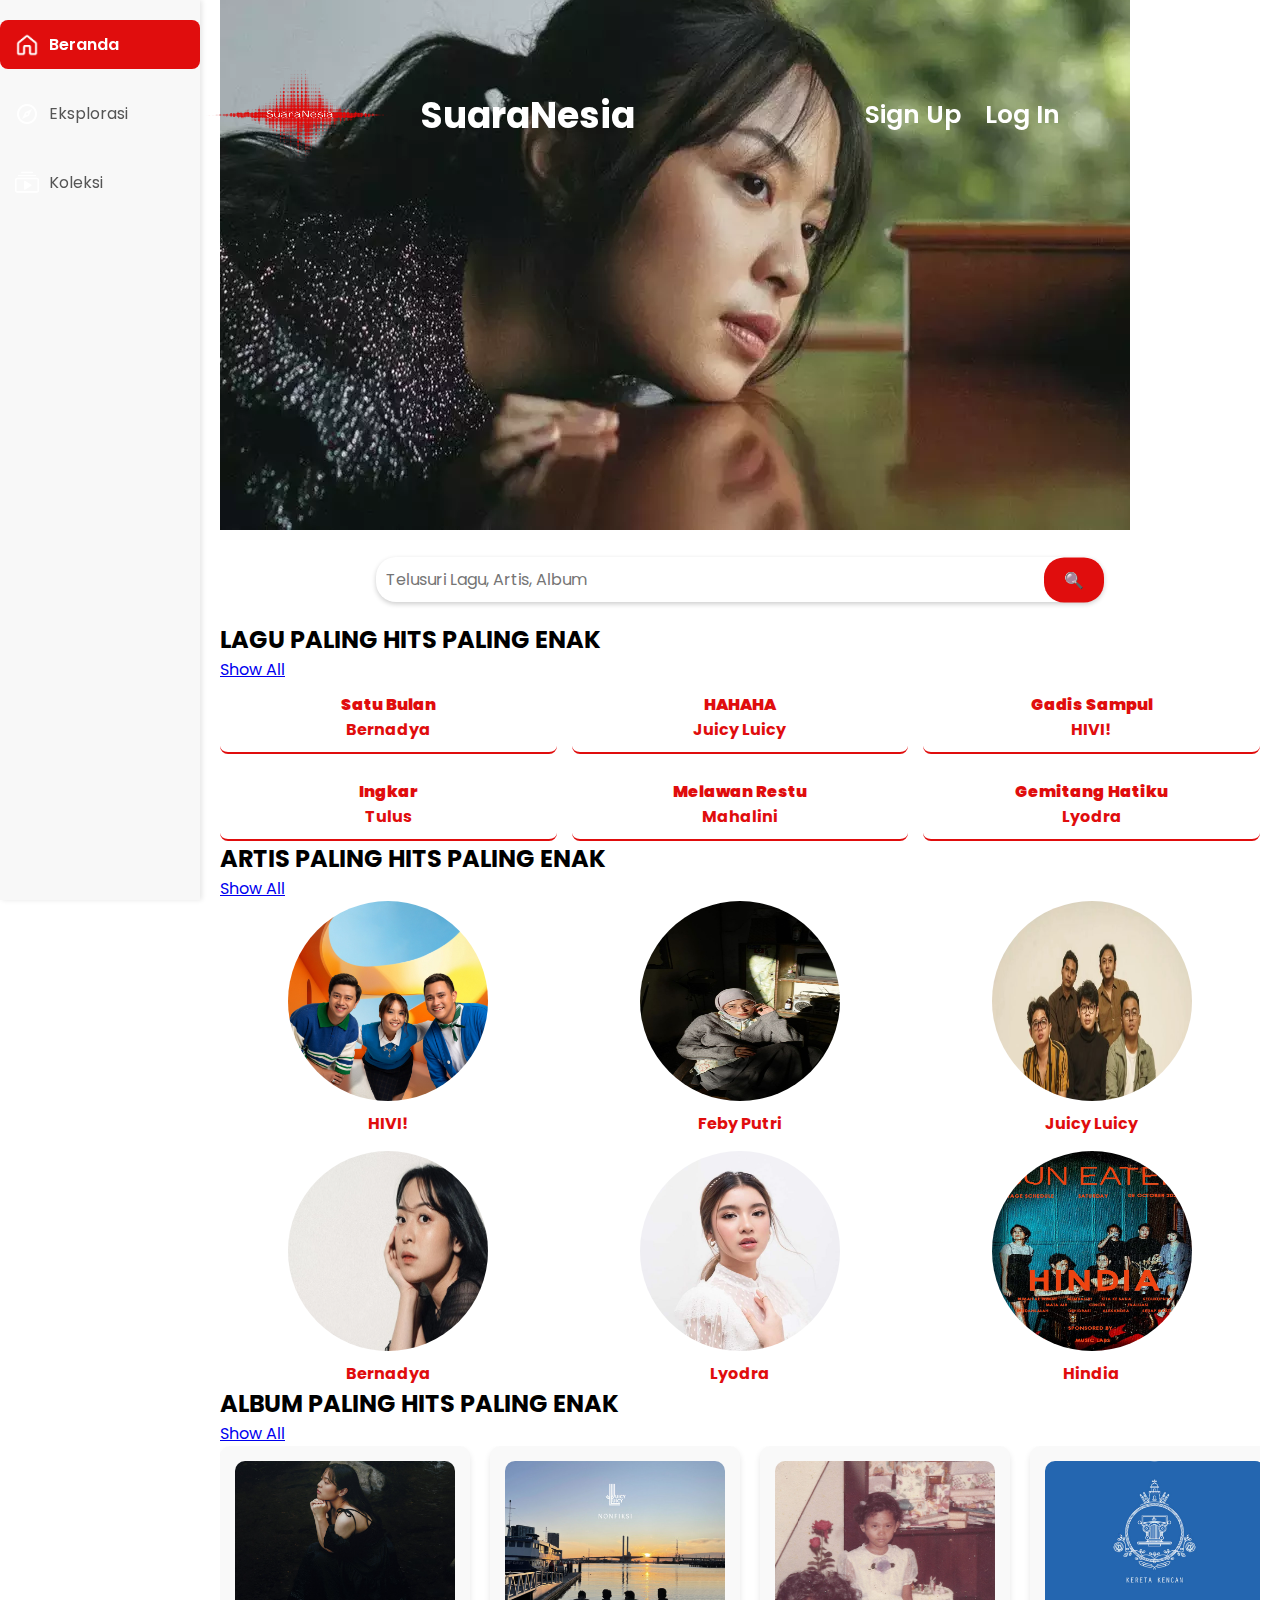
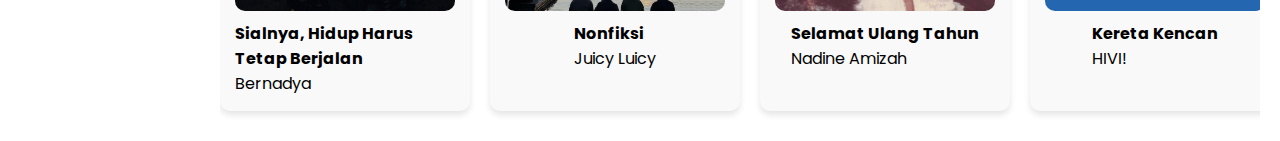
<file: index.html>
<!DOCTYPE html>
<html lang="id">
<head>
    <meta charset="UTF-8">
    <meta name="viewport" content="width=device-width, initial-scale=1.0">
    <title>SuaraNesia</title>
    <!-- Fonts & Stylesheets -->
    <link href="https://fonts.googleapis.com/css2?family=Poppins:wght@400;600;700&display=swap" rel="stylesheet">
    <link rel="stylesheet" href="style.css">
    <script src="script.js"></script>
</head>
<body>
    <!-- Header -->
    <header class="header">
        <div class="logo">
            <img src="WEB/Aset/Logo.PNG" alt="SuaraNesia Logo" class="wave-logo">
            <span class="brand-name">SuaraNesia</span>
        </div>
        <nav class="nav-header">
            <a href="signup.html" class="nav-link">Sign Up</a>
            <a href="login.html" class="nav-link">Log In</a>
        </nav>
    </header>

    <!-- Sidebar -->
    <aside class="sidebar">
        <a href="#" class="menu-item active">
            <img src="WEB/Aset/Home.png" alt="Home">
            <span>Beranda</span>
        </a>
        <a href="explore.html" class="menu-item">
            <img src="WEB/Aset/Explore.png" alt="Eksplorasi">
            <span>Eksplorasi</span>
        </a>
        <a href="#" class="menu-item">
            <img src="WEB/Aset/Koleksi.png" alt="Koleksi">
            <span>Koleksi</span>
        </a>
    </aside>

    <!-- Main Content -->
    <main class="content">
        <!-- Background Image -->
        <div class="background-img">
            <img src="WEB/1723094678-1200x675.webp" alt="Background Music">
        </div>

        <!-- Search Bar -->
        <div class="search-bar">
            <input type="text" placeholder="Telusuri Lagu, Artis, Album">
            <button class="search-btn">🔍</button>
        </div>

        <!-- Lagu Paling Hits -->
        <section class="hits">
            <div class="section-header">
                <h2>LAGU PALING HITS PALING ENAK</h2>
                <a href="#" class="show-all">Show All</a>
            </div>
            <div class="songs">
               <div class="song-item" data-audio="Laguu/reartsy.co.za - Bernadya - Satu Bulan (Official Music Video).mp3"><strong>Satu Bulan</strong><br>Bernadya</div>
                <div class="song-item"><strong>HAHAHA</strong><br>Juicy Luicy</div>
                <div class="song-item"><strong>Gadis Sampul</strong><br>HIVI!</div>
                <div class="song-item"><strong>Ingkar</strong><br>Tulus</div>
                <div class="song-item"><strong>Melawan Restu</strong><br>Mahalini</div>
                <div class="song-item"><strong>Gemitang Hatiku</strong><br>Lyodra</div>
            </div>
        </section>

        <!-- Artis Paling Hits -->
        <section class="hits-artis">
            <div class="section-header">
                <h2>ARTIS PALING HITS PALING ENAK</h2>
                <a href="#" class="show-all">Show All</a>
            </div>
            <div class="artists">
                <div class="artist-item"><img src="WEB/HIVI!.jpeg" alt="HIVI!"><span>HIVI!</span></div>
                <div class="artist-item"><img src="WEB/Feby Putri.jpg" alt="Feby Putri"><span>Feby Putri</span></div>
                <div class="artist-item"><img src="WEB/Juicy Luicy.jpg" alt="Juicy Luicy"><span>Juicy Luicy</span></div>
                <div class="artist-item"><img src="WEB/IMG_20240926_110437.webp" alt="Bernadya"><span>Bernadya</span></div>
                <div class="artist-item"><img src="WEB/Lyodra.jpg" alt="Lyodra"><span>Lyodra</span></div>
                <div class="artist-item"><img src="WEB/Hindia Poster Band.jpg" alt="Hindia"><span>Hindia</span></div>
            </div>
        </section>
        <!-- Album Paling Hits -->
<section class="hits-album">
    <div class="section-header">
        <h2>ALBUM PALING HITS PALING ENAK</h2>
        <a href="#" class="show-all">Show All</a>
    </div>
    <div class="albums">
        <div class="album-item">
            <img src="WEB/Sialnya Hidup, Harus Tetap Berjalan.png" alt="Sialnya, Hidup Harus Tetap Berjalan">
            <div>
                <strong>Sialnya, Hidup Harus Tetap Berjalan</strong><br>Bernadya
            </div>
        </div>
        <div class="album-item">
            <img src="WEB/Nonfiksi.png" alt="Nonfiksi">
            <div>
                <strong>Nonfiksi</strong><br>Juicy Luicy
            </div>
        </div>
        <div class="album-item">
            <img src="WEB/Selamat Ulang Tahun.png" alt="Selamat Ulang Tahun">
            <div>
                <strong>Selamat Ulang Tahun</strong><br>Nadine Amizah
            </div>
        </div>
        <div class="album-item">
            <img src="WEB/Kereta Kencan.png" alt="Kereta Kencan">
            <div>
                <strong>Kereta Kencan</strong><br>HIVI!
            </div>
        </div>
        <div class="album-item">
            <img src="WEB/Menari Dengan Bayangan.png" alt="Kereta Kencan">
            <div>
                <strong>Kereta Kencan</strong><br>HIVI!
            </div>
        </div>
    </div>
</section>
    </main>
</body>
</html>
</file>
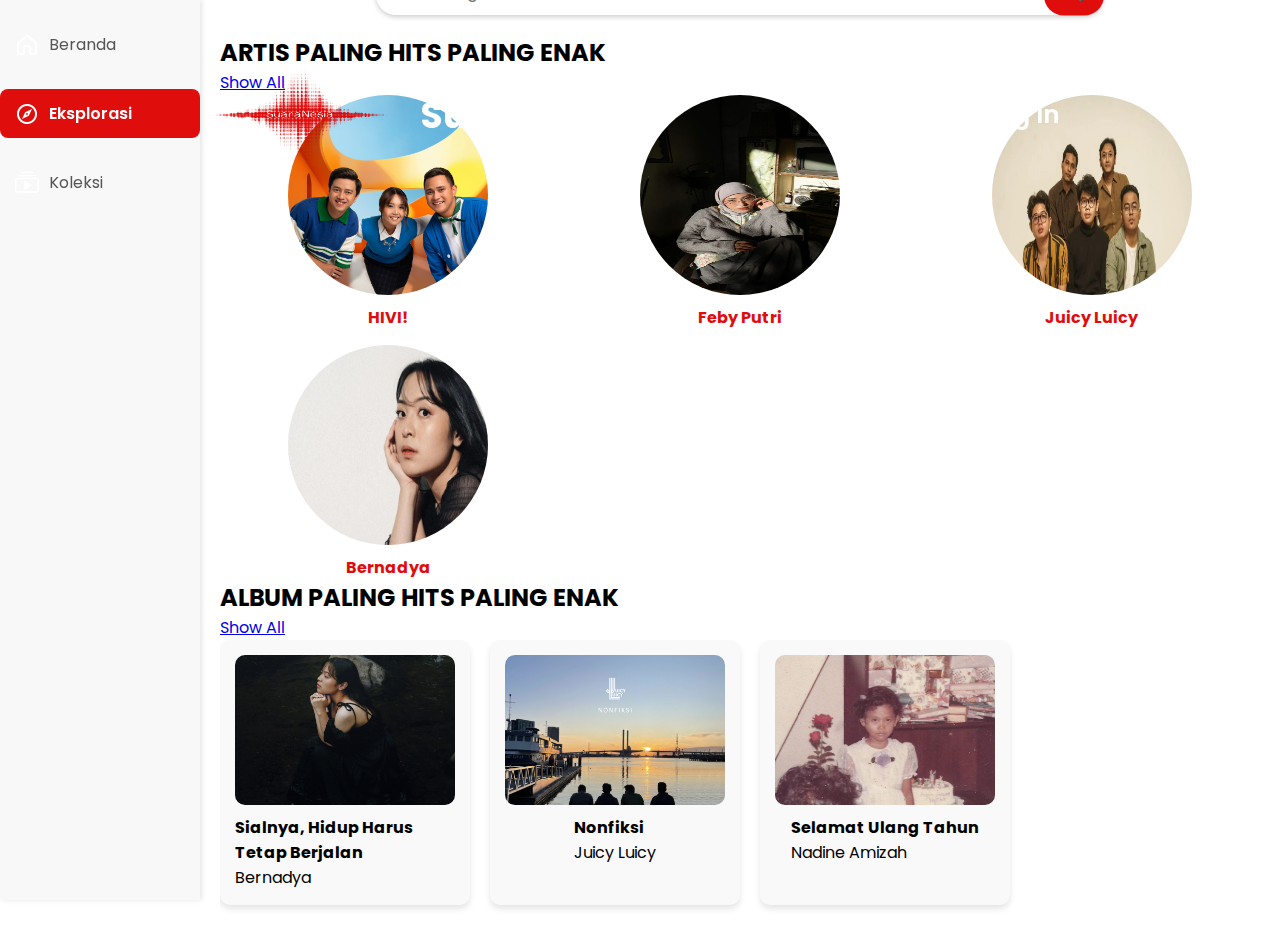
<file: explore.html>
<!DOCTYPE html>
<html lang="id">
<head>
    <meta charset="UTF-8">
    <meta name="viewport" content="width=device-width, initial-scale=1.0">
    <title>Eksplorasi - SuaraNesia</title>
    <link href="https://fonts.googleapis.com/css2?family=Poppins:wght@400;600;700&display=swap" rel="stylesheet">
    <link rel="stylesheet" href="style.css">
</head>
<body>
    <!-- Header -->
    <header class="header">
        <div class="logo">
            <img src="WEB/Aset/Logo.PNG" alt="SuaraNesia Logo" class="wave-logo">
            <span class="brand-name">SuaraNesia</span>
        </div>
        <nav class="nav-header">
            <a href="#" class="nav-link">Sign Up</a>
            <a href="#" class="nav-link">Log In</a>
        </nav>
    </header>

    <!-- Sidebar -->
    <aside class="sidebar">
        <a href="index.html" class="menu-item">
            <img src="WEB/Aset/Home.png" alt="Home">
            <span>Beranda</span>
        </a>
        <a href="explore.html" class="menu-item active">
            <img src="WEB/Aset/Explore.png" alt="Eksplorasi">
            <span>Eksplorasi</span>
        </a>
        <a href="#" class="menu-item">
            <img src="WEB/Aset/Koleksi.png" alt="Koleksi">
            <span>Koleksi</span>
        </a>
    </aside>

    <!-- Main Content -->
    <main class="content">

        <!-- Search Bar -->
        <div class="search-bar">
            <input type="text" placeholder="Telusuri Lagu, Artis, Album">
            <button class="search-btn">🔍</button>
        </div>


        <!-- Artis Paling Hits -->
<section class="hits-artis">
    <div class="section-header">
        <h2>ARTIS PALING HITS PALING ENAK</h2>
        <a href="#" class="show-all">Show All</a>
    </div>
    <div class="artists">
        <div class="artist-item"><img src="WEB/HIVI!.jpeg" alt="HIVI!"><span>HIVI!</span></div>
        <div class="artist-item"><img src="WEB/Feby Putri.jpg" alt="Feby Putri"><span>Feby Putri</span></div>
        <div class="artist-item"><img src="WEB/Juicy Luicy.jpg" alt="Juicy Luicy"><span>Juicy Luicy</span></div>
        <div class="artist-item"><img src="WEB/IMG_20240926_110437.webp" alt="Bernadya"><span>Bernadya</span></div>
    </div>
</section>


        <!-- Album Paling Hits -->
        <!-- Album Paling Hits -->
<section class="hits-album">
    <div class="section-header">
        <h2>ALBUM PALING HITS PALING ENAK</h2>
        <a href="#" class="show-all">Show All</a>
    </div>
    <div class="albums">
        <div class="album-item">
            <img src="WEB/Sialnya Hidup, Harus Tetap Berjalan.png" alt="Sialnya, Hidup Harus Tetap Berjalan">
            <div>
                <strong>Sialnya, Hidup Harus Tetap Berjalan</strong><br>Bernadya
            </div>
        </div>
        <div class="album-item">
            <img src="WEB/Nonfiksi.png" alt="Nonfiksi">
            <div>
                <strong>Nonfiksi</strong><br>Juicy Luicy
            </div>
        </div>
        <div class="album-item">
            <img src="WEB/Selamat Ulang Tahun.png" alt="Selamat Ulang Tahun">
            <div>
                <strong>Selamat Ulang Tahun</strong><br>Nadine Amizah
            </div>
        </div>
    </div>
</section>

    </main>
</body>
</html>
</file>
<file: style.css>
/* General Styling */
* {
    margin: 0;
    padding: 0;
    box-sizing: border-box;
    font-family: 'Poppins', sans-serif;
}

/* Body */
body {
    display: flex;
    flex-direction: column;
    height: 100vh;
    background-color: #fff;
}

/* Header Image as Banner */
.header-banner {
    width: 100%;
    height: 300px;  /* Adjust height as needed */
    position: relative;
    background-image: url('WEB/Feast.jpg'); /* Replace with your image path */
    background-size: cover;
    background-position: center;
    background-repeat: no-repeat;
}

/* Header */
.header {
    display: flex;
    justify-content: space-between;
    align-items: center;
    padding: 15px 200px;
    background-color: transparent;
    box-shadow: none;
    width: 100%;
    position: sticky;  /* Stick to top */
    top: 0;
    z-index: 200;
    transition: all 0.3s ease;
    margin-top: -300px;  /* Pull header down to overlap image */
}

/* Logo */
.logo {
    display: flex;
    align-items: center;
    z-index: 201;
}

.wave-logo {
    width: 200px;
    margin-right: 20px;
}

.brand-name {
    font-size: 36px;
    font-weight: bold;
    color: #fff;
}

/* Navigation Header */
.nav-header .nav-link {
    text-decoration: none;
    margin-right: 20px;
    color: #fff;
    font-size: 25px;
    font-weight: 600;
    transition: color 0.3s;
    cursor: pointer;
}

.nav-header .nav-link:hover {
    color: #E00D0D;
    text-decoration: underline;
}

/* Sidebar */
.sidebar {
    width: 200px;
    background-color: #f8f8f8;
    padding: 20px 0;
    display: flex;
    flex-direction: column;
    align-items: center;
    gap: 20px;
    position: fixed;
    top: 0;
    left: 0;
    height: 100%;
    box-shadow: 2px 0 5px rgba(0, 0, 0, 0.1);
    z-index: 100;
}

.sidebar .menu-item {
    text-decoration: none;
    color: #555;
    font-size: 16px;
    display: flex;
    align-items: center;
    gap: 10px;
    width: 100%;
    padding: 12px 15px;
    transition: background-color 0.3s, color 0.3s;
    border-radius: 8px;
}

.sidebar .menu-item:hover {
    background-color: #E00D0D;
    color: #fff;
}

.sidebar .menu-item img {
    width: 24px;
    height: 24px;
    transition: transform 0.3s;
}

.sidebar .menu-item:hover img {
    transform: scale(1.1);
}

.sidebar .menu-item.active {
    background-color: #E00D0D;
    color: #fff;
    font-weight: 600;
}

/* Main Content */
.content {
    margin-left: 200px;
    padding: 20px;
    width: calc(100% - 200px);
}

/* Search Bar */
.search-bar {
    display: flex;
    justify-content: center;
    margin: 20px 0;
    position: relative;
}

.search-bar input {
    width: 70%;
    padding: 10px;
    border: none;
    border-radius: 20px;
    box-shadow: 0 2px 5px rgba(0, 0, 0, 0.2);
    font-size: 16px;
}

.search-btn {
    position: absolute;
    right: 15%;
    top: 50%;
    transform: translateY(-50%);
    background-color: #E00D0D;
    color: #fff;
    border: none;
    padding: 10px 20px;
    border-radius: 20px;
    cursor: pointer;
    font-size: 16px;
}

.search-btn:hover {
    background-color: #D93C3C;
}

/* Songs and Artists */
.songs, .artists {
    display: grid;
    grid-template-columns: repeat(3, 1fr);
    gap: 15px;
    text-align: center;
}

.song-item {
    padding: 10px;
    font-weight: bold;
    color: #E00D0D;
    border-bottom: 2px solid #E00D0D;
    cursor: pointer;
    border-radius: 8px;
    transition: transform 0.2s ease, box-shadow 0.2s ease;
}

.song-item:hover {
    background-color: #f9f9f9;
    box-shadow: 0 4px 8px rgba(0, 0, 0, 0.1);
    transform: translateY(-5px);
}

.song-item:active {
    transform: scale(0.95);
    box-shadow: 0 2px 4px rgba(0, 0, 0, 0.2);
}

.artist-item {
    display: flex;
    flex-direction: column;
    align-items: center;
    cursor: pointer;
    transition: transform 0.3s ease, box-shadow 0.3s ease;
}

.artist-item img {
    width: 200px;
    height: 200px;
    border-radius: 50%;
    margin-bottom: 10px;
}

.artist-item span {
    font-weight: bold;
    color: #E00D0D;
}

.artist-item:hover {
    transform: scale(1.05);
    box-shadow: 0 4px 8px rgba(0, 0, 0, 0.2);
}

.artist-item:active {
    transform: scale(0.95);
}

/* Album */
.hits-album .albums {
    display: flex;
    gap: 20px;
    overflow-x: auto;
    scroll-snap-type: x mandatory;
    padding-bottom: 10px;
}

.album-item {
    flex: 0 0 auto;
    width: 250px;
    scroll-snap-align: center;
    display: flex;
    flex-direction: column;
    align-items: center;
    gap: 10px;
    background-color: #f9f9f9;
    padding: 15px;
    border-radius: 10px;
    box-shadow: 0 4px 6px rgba(0, 0, 0, 0.1);
    transition: transform 0.3s ease-in-out;
}

.album-item img {
    width: 100%;
    height: 150px;
    border-radius: 10px;
    object-fit: cover;
}

.album-item:hover {
    transform: scale(1.05);
}

.hits-album::-webkit-scrollbar {
    height: 8px;
}

.hits-album::-webkit-scrollbar-track {
    background: #f1f1f1;
    border-radius: 10px;
}

.hits-album::-webkit-scrollbar-thumb {
    background: #E00D0D;
    border-radius: 10px;
}

/* Audio Player */
#audio-container {
    position: fixed;
    bottom: 20px;
    left: 50%;
    transform: translateX(-50%);
    background-color: #f1f1f1;
    border-radius: 10px;
    padding: 15px;
    box-shadow: 0 4px 10px rgba(0, 0, 0, 0.2);
    z-index: 100;
    display: none;
    width: 90%;
}

audio {
    width: 100%;
    border-radius: 10px;
}

/* Footer */
.footer {
    text-align: center;
}

.footer a {
    color: #E00D0D;
    text-decoration: none;
}

/* Login */
.login-container {
    background: #fff;
    border-radius: 15px;
    box-shadow: 0 5px 15px rgba(0, 0, 0, 0.1);
    padding: 40px;
    max-width: 400px;
    width: 100%;
}

.login-box h2 {
    font-size: 28px;
    color: #E00D0D;
    margin-bottom: 20px;
}

.input-field input {
    width: 100%;
    padding: 10px;
    margin: 10px 0;
    border-radius: 8px;
    border: 1px solid #ddd;
    font-size: 16px;
}

.input-field input:focus {
    border-color: #E00D0D;
}

.login-btn {
    background-color: #E00D0D;
    color: white;
    padding: 12px;
    border-radius: 8px;
    border: none;
    cursor: pointer;
    font-size: 16px;
    width: 100%;
}

.login-btn:hover {
    background-color: #D93C3C;
}

/* Slideshow */
.slideshow-container {
    position: relative;
    width: 100%;
    height: 300px; /* Sesuaikan dengan ukuran yang diinginkan */
    overflow: hidden;
}

.full-width-image {
    width: 100%;
    height: 100%;
    object-fit: cover;
    display: block;
    transition: opacity 0.5s ease-in-out;
}

#slideshow {
    width: 100%;
    height: 100%;
    object-fit: cover;
    position: absolute;
    transition: opacity 0.5s ease-out; /* Transisi gambar */
    opacity: 1;
}
</file>
